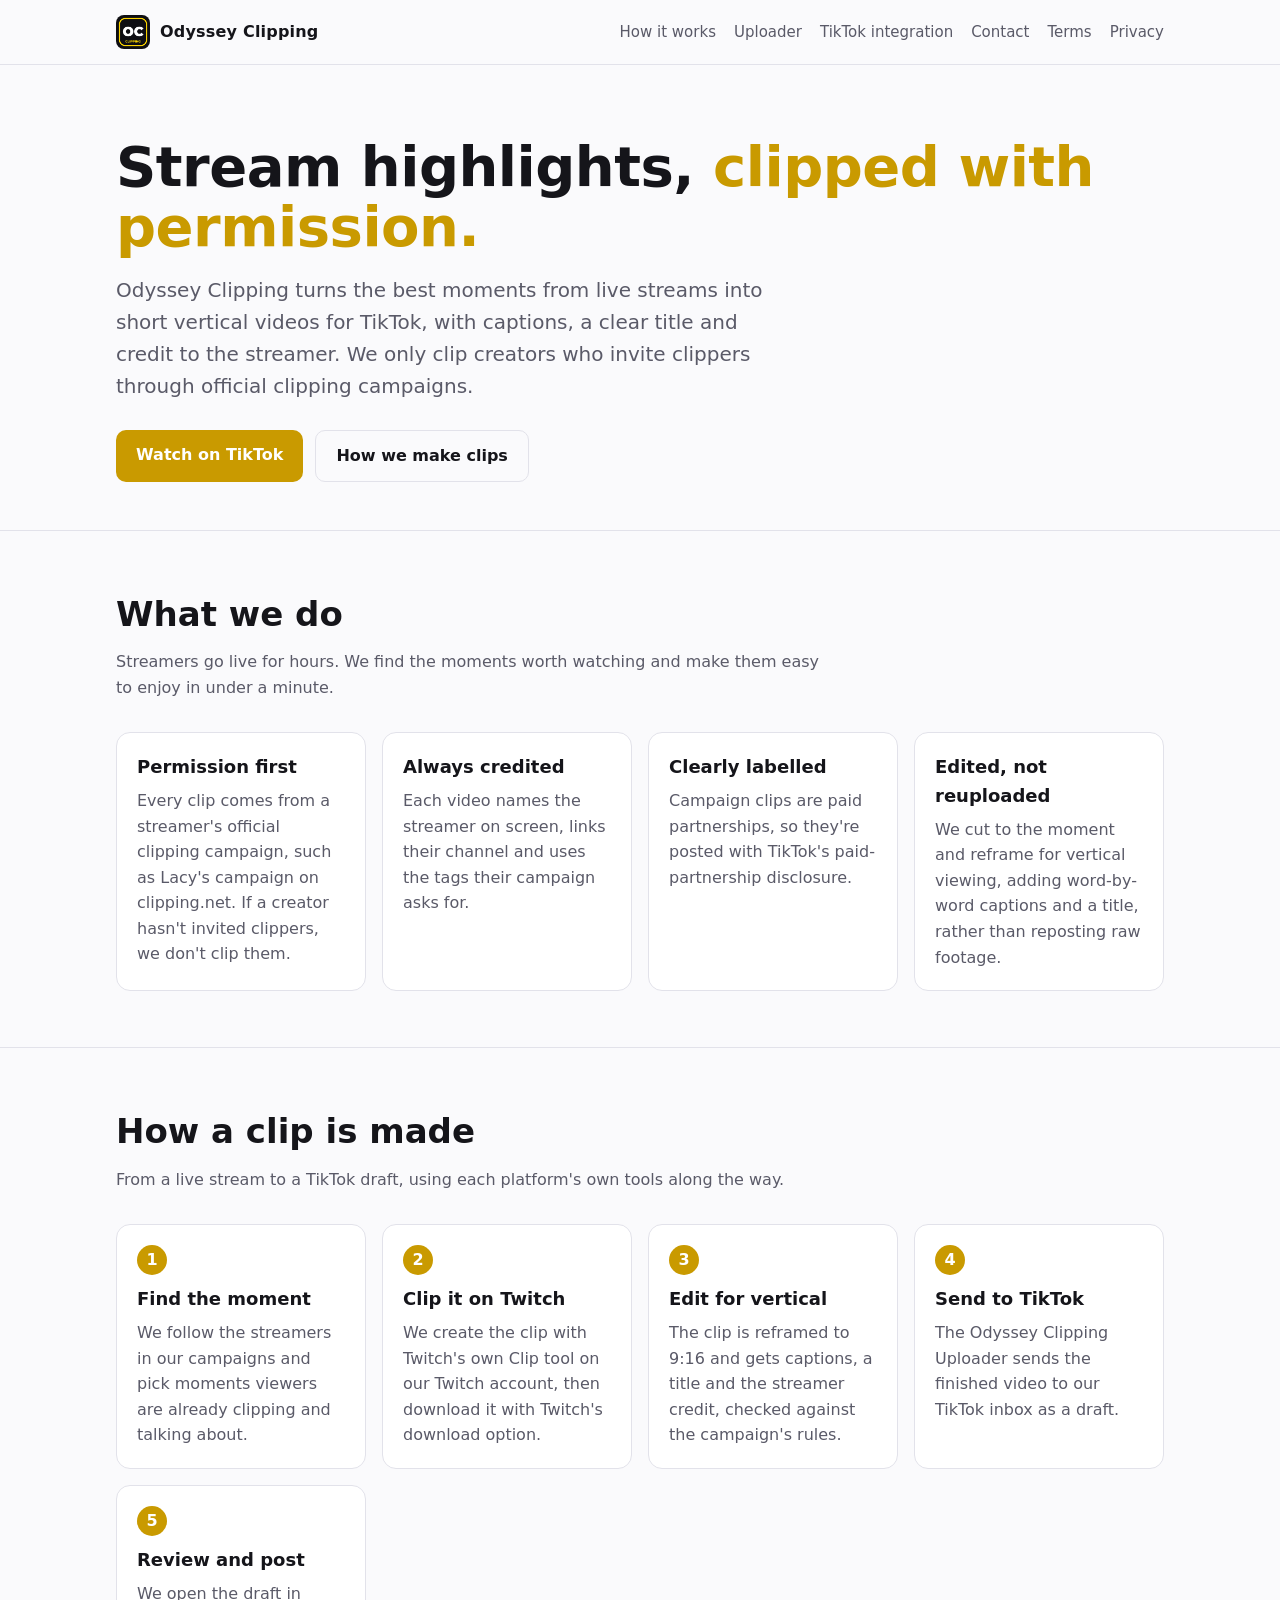
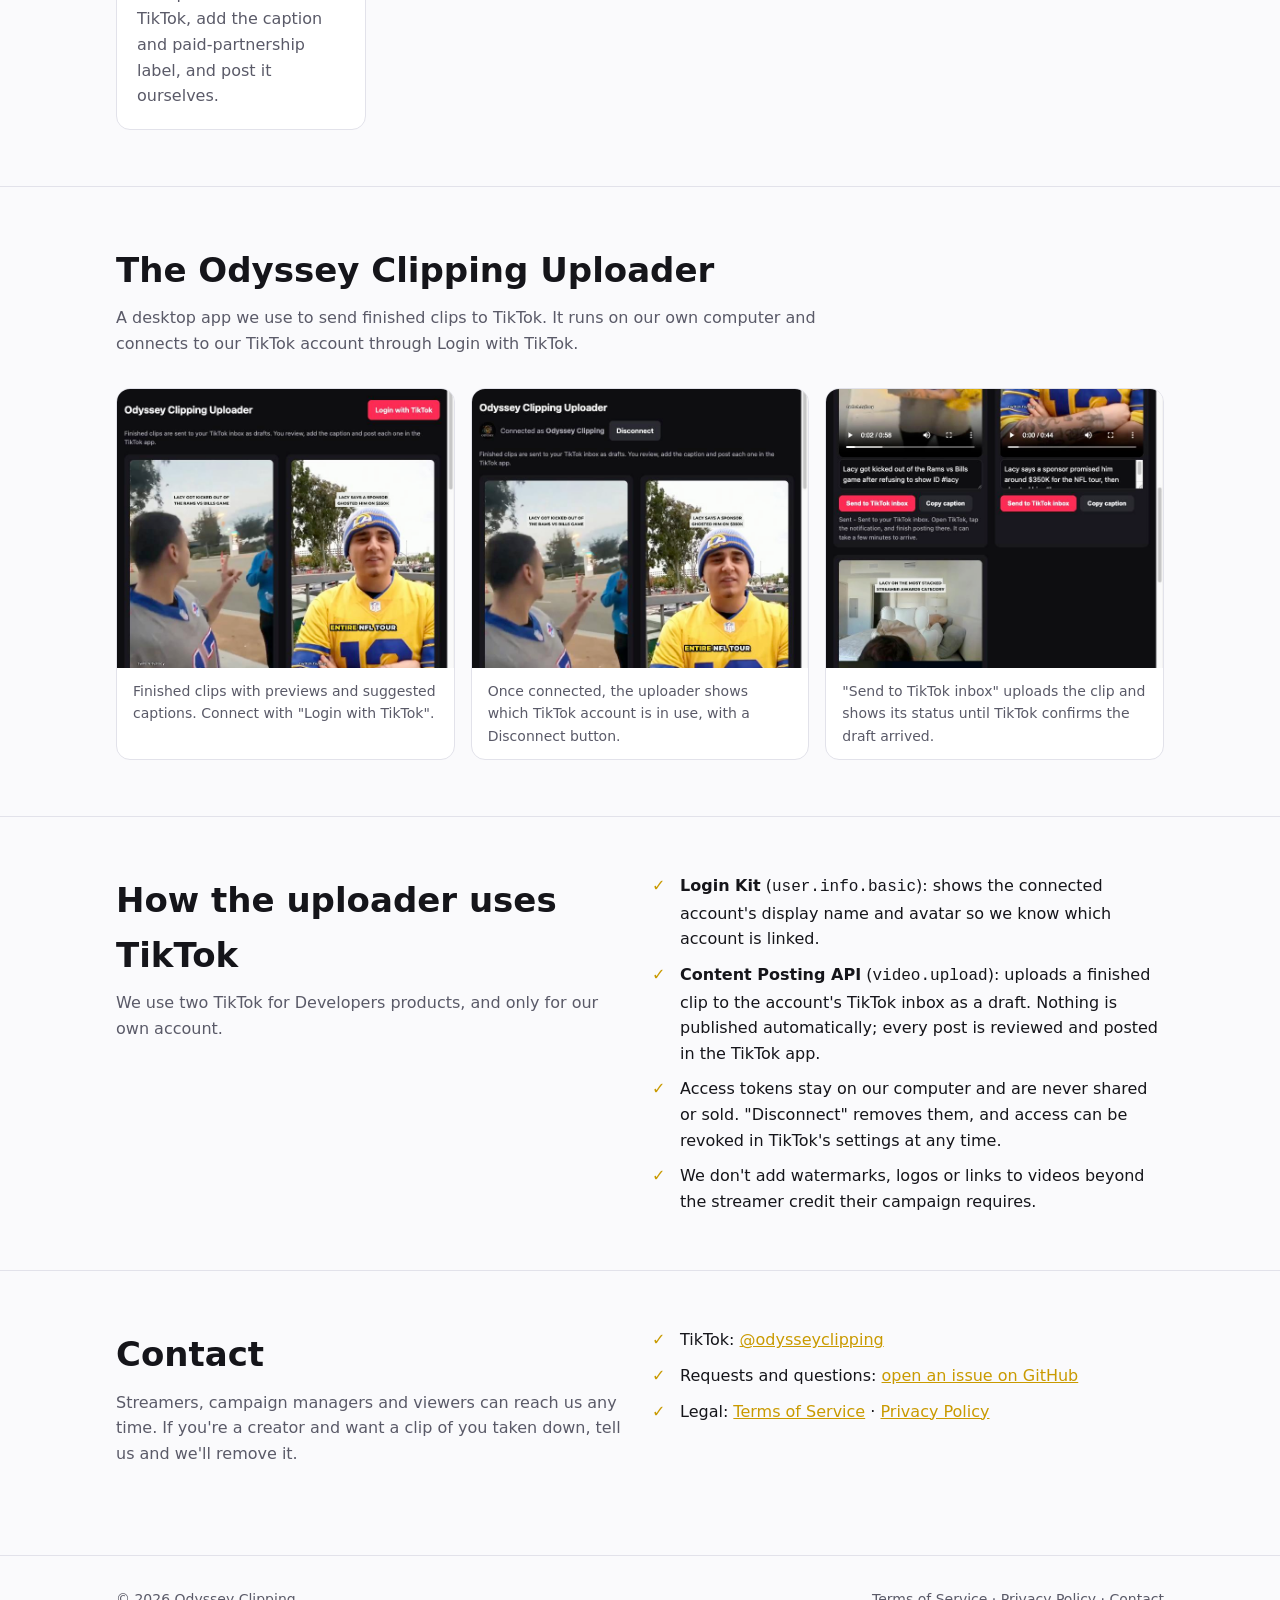
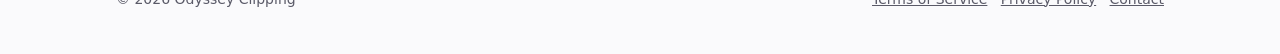
<file: index.html>
<!doctype html>
<html lang="en">
<head>
<meta charset="utf-8">
<meta name="viewport" content="width=device-width, initial-scale=1">
<title>Odyssey Clipping</title>
<meta name="description" content="Odyssey Clipping makes short vertical highlight clips of streamers who run official clipping campaigns, credited and posted with permission.">
<link rel="icon" href="assets/favicon.png">
<link rel="stylesheet" href="style.css">
</head>
<body>
<header class="site-header">
  <div class="wrap">
    <a class="brand" href="index.html"><img src="assets/icon-256.png" alt="">Odyssey Clipping</a>
    <nav class="nav" aria-label="Main">
      <a href="#how">How it works</a>
      <a href="#uploader">Uploader</a>
      <a href="#tiktok">TikTok integration</a>
      <a href="#contact">Contact</a>
      <a href="terms.html">Terms</a>
      <a href="privacy.html">Privacy</a>
    </nav>
  </div>
</header>

<main>
  <div class="wrap hero">
    <h1>Stream highlights, <span>clipped with permission.</span></h1>
    <p class="lead">Odyssey Clipping turns the best moments from live streams into short vertical videos for TikTok, with captions, a clear title and credit to the streamer. We only clip creators who invite clippers through official clipping campaigns.</p>
    <div class="btns">
      <a class="btn primary" href="https://www.tiktok.com/@odysseyclipping">Watch on TikTok</a>
      <a class="btn ghost" href="#how">How we make clips</a>
    </div>
  </div>

  <section id="about">
    <div class="wrap">
      <h2>What we do</h2>
      <p class="sub">Streamers go live for hours. We find the moments worth watching and make them easy to enjoy in under a minute.</p>
      <div class="grid">
        <div class="card"><h3>Permission first</h3><p>Every clip comes from a streamer's official clipping campaign, such as Lacy's campaign on clipping.net. If a creator hasn't invited clippers, we don't clip them.</p></div>
        <div class="card"><h3>Always credited</h3><p>Each video names the streamer on screen, links their channel and uses the tags their campaign asks for.</p></div>
        <div class="card"><h3>Clearly labelled</h3><p>Campaign clips are paid partnerships, so they're posted with TikTok's paid-partnership disclosure.</p></div>
        <div class="card"><h3>Edited, not reuploaded</h3><p>We cut to the moment and reframe for vertical viewing, adding word-by-word captions and a title, rather than reposting raw footage.</p></div>
      </div>
    </div>
  </section>

  <section id="how">
    <div class="wrap">
      <h2>How a clip is made</h2>
      <p class="sub">From a live stream to a TikTok draft, using each platform's own tools along the way.</p>
      <div class="grid">
        <div class="card"><span class="step-num">1</span><h3>Find the moment</h3><p>We follow the streamers in our campaigns and pick moments viewers are already clipping and talking about.</p></div>
        <div class="card"><span class="step-num">2</span><h3>Clip it on Twitch</h3><p>We create the clip with Twitch's own Clip tool on our Twitch account, then download it with Twitch's download option.</p></div>
        <div class="card"><span class="step-num">3</span><h3>Edit for vertical</h3><p>The clip is reframed to 9:16 and gets captions, a title and the streamer credit, checked against the campaign's rules.</p></div>
        <div class="card"><span class="step-num">4</span><h3>Send to TikTok</h3><p>The Odyssey Clipping Uploader sends the finished video to our TikTok inbox as a draft.</p></div>
        <div class="card"><span class="step-num">5</span><h3>Review and post</h3><p>We open the draft in TikTok, add the caption and paid-partnership label, and post it ourselves.</p></div>
      </div>
    </div>
  </section>

  <section id="uploader">
    <div class="wrap">
      <h2>The Odyssey Clipping Uploader</h2>
      <p class="sub">A desktop app we use to send finished clips to TikTok. It runs on our own computer and connects to our TikTok account through Login with TikTok.</p>
      <div class="shots">
        <figure class="shot"><img src="assets/uploader-home.jpg" alt="Uploader showing finished clips and a Login with TikTok button"><figcaption>Finished clips with previews and suggested captions. Connect with "Login with TikTok".</figcaption></figure>
        <figure class="shot"><img src="assets/uploader-connected.jpg" alt="Uploader showing the connected TikTok account"><figcaption>Once connected, the uploader shows which TikTok account is in use, with a Disconnect button.</figcaption></figure>
        <figure class="shot"><img src="assets/uploader-sent.jpg" alt="Uploader confirming a clip was sent to the TikTok inbox"><figcaption>"Send to TikTok inbox" uploads the clip and shows its status until TikTok confirms the draft arrived.</figcaption></figure>
      </div>
    </div>
  </section>

  <section id="tiktok">
    <div class="wrap two">
      <div>
        <h2>How the uploader uses TikTok</h2>
        <p class="sub">We use two TikTok for Developers products, and only for our own account.</p>
      </div>
      <ul class="ticks">
        <li><b>Login Kit</b> (<code>user.info.basic</code>): shows the connected account's display name and avatar so we know which account is linked.</li>
        <li><b>Content Posting API</b> (<code>video.upload</code>): uploads a finished clip to the account's TikTok inbox as a draft. Nothing is published automatically; every post is reviewed and posted in the TikTok app.</li>
        <li>Access tokens stay on our computer and are never shared or sold. "Disconnect" removes them, and access can be revoked in TikTok's settings at any time.</li>
        <li>We don't add watermarks, logos or links to videos beyond the streamer credit their campaign requires.</li>
      </ul>
    </div>
  </section>

  <section id="contact">
    <div class="wrap two">
      <div>
        <h2>Contact</h2>
        <p class="sub">Streamers, campaign managers and viewers can reach us any time. If you're a creator and want a clip of you taken down, tell us and we'll remove it.</p>
      </div>
      <ul class="ticks">
        <li>TikTok: <a href="https://www.tiktok.com/@odysseyclipping">@odysseyclipping</a></li>
        <li>Requests and questions: <a href="https://github.com/JerryBillyRP/odyssey-clipping/issues">open an issue on GitHub</a></li>
        <li>Legal: <a href="terms.html">Terms of Service</a> · <a href="privacy.html">Privacy Policy</a></li>
      </ul>
    </div>
  </section>
</main>

<footer class="site-footer">
  <div class="wrap">
    <span>© 2026 Odyssey Clipping</span>
    <span><a href="terms.html">Terms of Service</a> · <a href="privacy.html">Privacy Policy</a> · <a href="#contact">Contact</a></span>
  </div>
</footer>
</body>
</html>
</file>
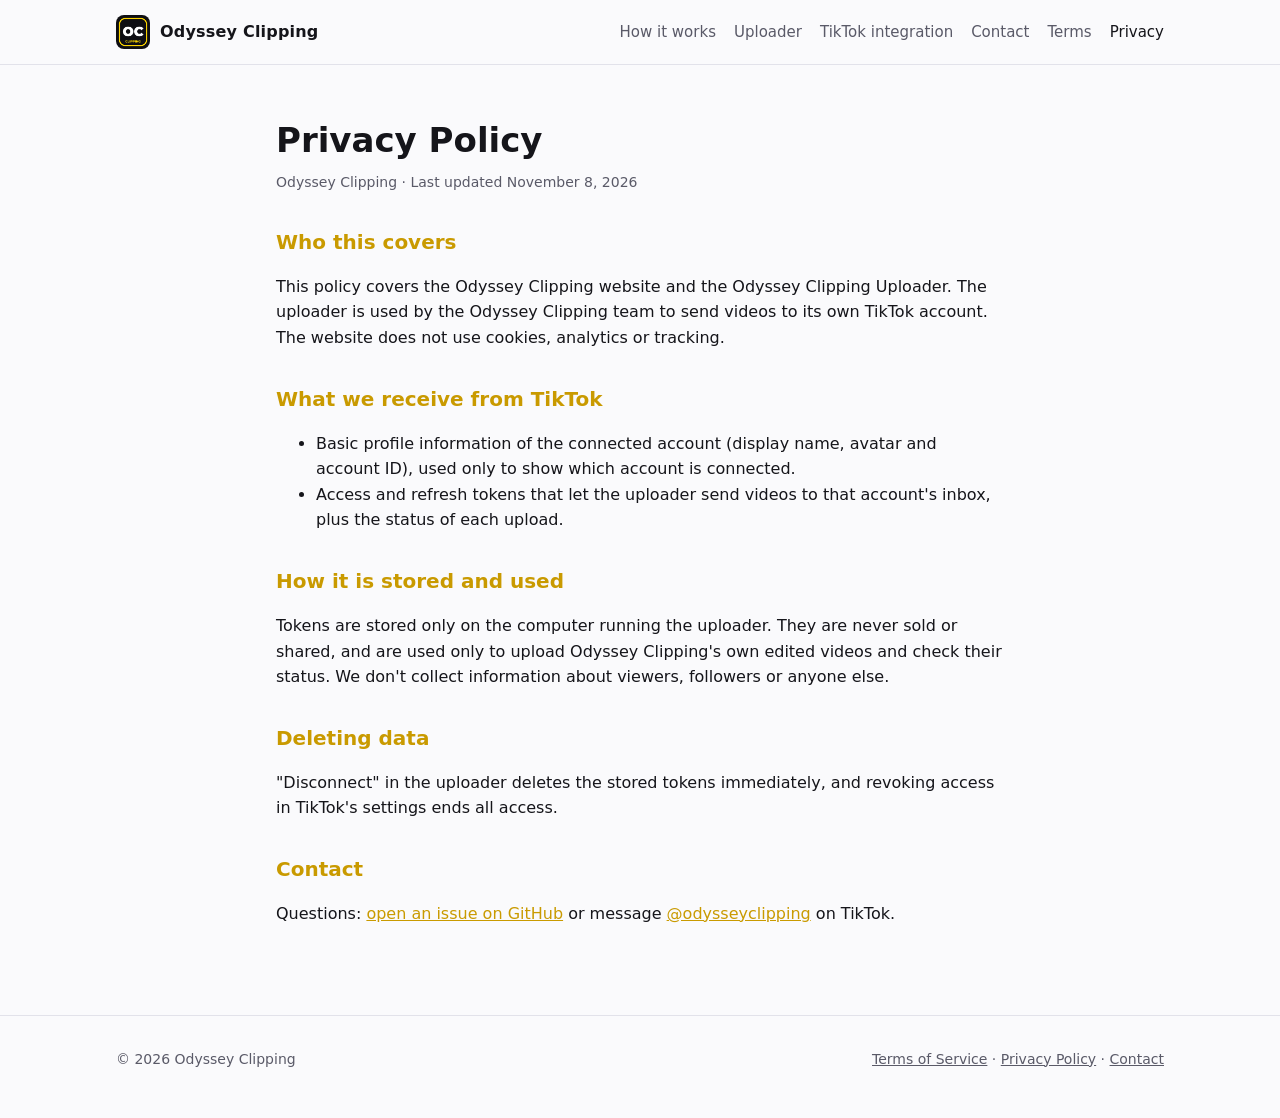
<file: privacy.html>
<!doctype html>
<html lang="en">
<head>
<meta charset="utf-8">
<meta name="viewport" content="width=device-width, initial-scale=1">
<title>Privacy Policy · Odyssey Clipping</title>
<link rel="icon" href="assets/favicon.png">
<link rel="stylesheet" href="style.css">
</head>
<body>
<header class="site-header">
  <div class="wrap">
    <a class="brand" href="index.html"><img src="assets/icon-256.png" alt="">Odyssey Clipping</a>
    <nav class="nav" aria-label="Main">
      <a href="index.html#how">How it works</a>
      <a href="index.html#uploader">Uploader</a>
      <a href="index.html#tiktok">TikTok integration</a>
      <a href="index.html#contact">Contact</a>
      <a href="terms.html">Terms</a>
      <a href="privacy.html" aria-current="page">Privacy</a>
    </nav>
  </div>
</header>
<main class="doc">
<h1>Privacy Policy</h1>
<p class="meta">Odyssey Clipping · Last updated November 8, 2026</p>

<h2>Who this covers</h2>
<p>This policy covers the Odyssey Clipping website and the Odyssey Clipping Uploader. The uploader is used by the Odyssey Clipping team to send videos to its own TikTok account. The website does not use cookies, analytics or tracking.</p>

<h2>What we receive from TikTok</h2>
<ul>
<li>Basic profile information of the connected account (display name, avatar and account ID), used only to show which account is connected.</li>
<li>Access and refresh tokens that let the uploader send videos to that account's inbox, plus the status of each upload.</li>
</ul>

<h2>How it is stored and used</h2>
<p>Tokens are stored only on the computer running the uploader. They are never sold or shared, and are used only to upload Odyssey Clipping's own edited videos and check their status. We don't collect information about viewers, followers or anyone else.</p>

<h2>Deleting data</h2>
<p>"Disconnect" in the uploader deletes the stored tokens immediately, and revoking access in TikTok's settings ends all access.</p>

<h2>Contact</h2>
<p>Questions: <a href="https://github.com/JerryBillyRP/odyssey-clipping/issues">open an issue on GitHub</a> or message <a href="https://www.tiktok.com/@odysseyclipping">@odysseyclipping</a> on TikTok.</p>
</main>
<footer class="site-footer">
  <div class="wrap">
    <span>© 2026 Odyssey Clipping</span>
    <span><a href="terms.html">Terms of Service</a> · <a href="privacy.html">Privacy Policy</a> · <a href="index.html#contact">Contact</a></span>
  </div>
</footer>
</body>
</html>
</file>
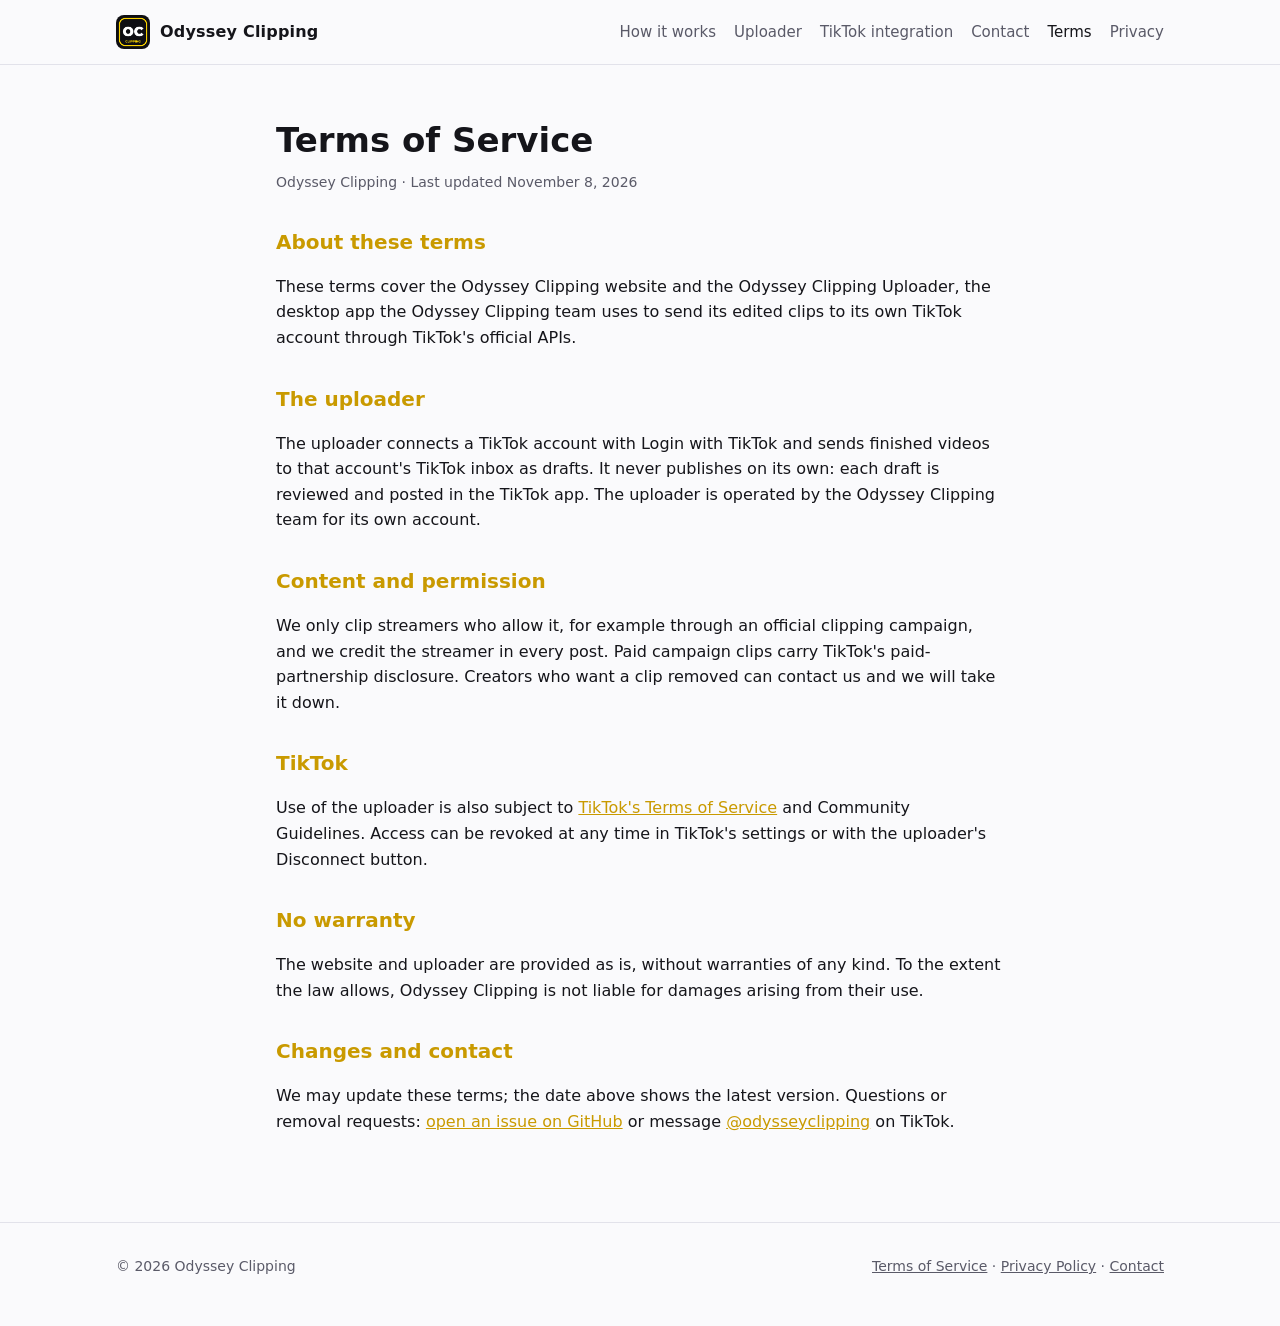
<file: terms.html>
<!doctype html>
<html lang="en">
<head>
<meta charset="utf-8">
<meta name="viewport" content="width=device-width, initial-scale=1">
<title>Terms of Service · Odyssey Clipping</title>
<link rel="icon" href="assets/favicon.png">
<link rel="stylesheet" href="style.css">
</head>
<body>
<header class="site-header">
  <div class="wrap">
    <a class="brand" href="index.html"><img src="assets/icon-256.png" alt="">Odyssey Clipping</a>
    <nav class="nav" aria-label="Main">
      <a href="index.html#how">How it works</a>
      <a href="index.html#uploader">Uploader</a>
      <a href="index.html#tiktok">TikTok integration</a>
      <a href="index.html#contact">Contact</a>
      <a href="terms.html" aria-current="page">Terms</a>
      <a href="privacy.html">Privacy</a>
    </nav>
  </div>
</header>
<main class="doc">
<h1>Terms of Service</h1>
<p class="meta">Odyssey Clipping · Last updated November 8, 2026</p>

<h2>About these terms</h2>
<p>These terms cover the Odyssey Clipping website and the Odyssey Clipping Uploader, the desktop app the Odyssey Clipping team uses to send its edited clips to its own TikTok account through TikTok's official APIs.</p>

<h2>The uploader</h2>
<p>The uploader connects a TikTok account with Login with TikTok and sends finished videos to that account's TikTok inbox as drafts. It never publishes on its own: each draft is reviewed and posted in the TikTok app. The uploader is operated by the Odyssey Clipping team for its own account.</p>

<h2>Content and permission</h2>
<p>We only clip streamers who allow it, for example through an official clipping campaign, and we credit the streamer in every post. Paid campaign clips carry TikTok's paid-partnership disclosure. Creators who want a clip removed can contact us and we will take it down.</p>

<h2>TikTok</h2>
<p>Use of the uploader is also subject to <a href="https://www.tiktok.com/legal/terms-of-service">TikTok's Terms of Service</a> and Community Guidelines. Access can be revoked at any time in TikTok's settings or with the uploader's Disconnect button.</p>

<h2>No warranty</h2>
<p>The website and uploader are provided as is, without warranties of any kind. To the extent the law allows, Odyssey Clipping is not liable for damages arising from their use.</p>

<h2>Changes and contact</h2>
<p>We may update these terms; the date above shows the latest version. Questions or removal requests: <a href="https://github.com/JerryBillyRP/odyssey-clipping/issues">open an issue on GitHub</a> or message <a href="https://www.tiktok.com/@odysseyclipping">@odysseyclipping</a> on TikTok.</p>
</main>
<footer class="site-footer">
  <div class="wrap">
    <span>© 2026 Odyssey Clipping</span>
    <span><a href="terms.html">Terms of Service</a> · <a href="privacy.html">Privacy Policy</a> · <a href="index.html#contact">Contact</a></span>
  </div>
</footer>
</body>
</html>
</file>
<file: style.css>
:root {
  --bg: #0e0e12; --surface: #17171e; --surface-2: #1f1f28; --border: #2a2a35;
  --fg: #f2f2f5; --muted: #a9a9b6; --accent: #ffd600; --accent-ink: #15151a; --pink: #fe2c55;
}
@media (prefers-color-scheme: light) {
  :root { --bg: #fafafc; --surface: #ffffff; --surface-2: #f1f1f6; --border: #e2e2ea;
          --fg: #15151a; --muted: #5a5a68; --accent: #c99a00; --accent-ink: #ffffff; }
}
* { box-sizing: border-box; }
html { scroll-behavior: smooth; }
body { margin: 0; background: var(--bg); color: var(--fg); font: 16px/1.6 -apple-system, BlinkMacSystemFont, "Segoe UI", system-ui, sans-serif; }
a { color: var(--accent); }
img { max-width: 100%; display: block; }
.wrap { max-width: 1080px; margin: 0 auto; padding: 0 16px; }

/* header */
.site-header { position: sticky; top: 0; z-index: 10; background: color-mix(in srgb, var(--bg) 88%, transparent);
  backdrop-filter: blur(10px); border-bottom: 1px solid var(--border); }
.site-header .wrap { display: flex; align-items: center; justify-content: space-between; gap: 16px; min-height: 64px; flex-wrap: wrap; }
.brand { display: flex; align-items: center; gap: 10px; color: var(--fg); text-decoration: none; font-weight: 800; letter-spacing: .2px; }
.brand img { width: 34px; height: 34px; border-radius: 8px; }
.nav { display: flex; gap: 18px; flex-wrap: wrap; }
.nav a { color: var(--muted); text-decoration: none; font-size: 15px; }
.nav a:hover, .nav a[aria-current="page"] { color: var(--fg); }

/* hero */
.hero { padding-top: 72px; padding-bottom: 48px; }
.hero h1 { font-size: clamp(32px, 6vw, 56px); line-height: 1.08; margin: 0 0 16px; letter-spacing: -.5px; }
.hero h1 span { color: var(--accent); }
.hero p.lead { font-size: clamp(17px, 2.2vw, 20px); color: var(--muted); max-width: 680px; margin: 0 0 28px; }
.btns { display: flex; gap: 12px; flex-wrap: wrap; }
.btn { display: inline-block; padding: 12px 20px; border-radius: 10px; font-weight: 700; text-decoration: none; }
.btn.primary { background: var(--accent); color: var(--accent-ink); }
.btn.ghost { border: 1px solid var(--border); color: var(--fg); }

/* sections */
section { padding: 56px 0; border-top: 1px solid var(--border); scroll-margin-top: 72px; }
section h2 { font-size: clamp(24px, 3.5vw, 34px); margin: 0 0 8px; }
section .sub { color: var(--muted); margin: 0 0 32px; max-width: 720px; }
.grid { display: grid; gap: 16px; grid-template-columns: repeat(auto-fit, minmax(240px, 1fr)); }
.card { background: var(--surface); border: 1px solid var(--border); border-radius: 14px; padding: 20px; }
.card h3 { margin: 0 0 6px; font-size: 18px; }
.card p { margin: 0; color: var(--muted); }
.step-num { display: inline-flex; width: 30px; height: 30px; border-radius: 50%; align-items: center; justify-content: center;
  background: var(--accent); color: var(--accent-ink); font-weight: 800; margin-bottom: 10px; }
.shots { display: grid; gap: 16px; grid-template-columns: repeat(auto-fit, minmax(260px, 1fr)); }
.shot { margin: 0; background: var(--surface); border: 1px solid var(--border); border-radius: 14px; overflow: hidden; }
.shot img { width: 100%; aspect-ratio: 732 / 606; object-fit: cover; object-position: top; }
.shot figcaption { padding: 12px 16px; color: var(--muted); font-size: 14px; }
ul.ticks { list-style: none; padding: 0; margin: 0; display: grid; gap: 10px; }
ul.ticks li { padding-left: 28px; position: relative; }
ul.ticks li::before { content: "✓"; position: absolute; left: 0; color: var(--accent); font-weight: 800; }
.two { display: grid; gap: 24px; grid-template-columns: repeat(auto-fit, minmax(300px, 1fr)); align-items: start; }

/* legal pages */
.doc { max-width: 760px; padding: 48px 16px 72px; margin: 0 auto; }
.doc h1 { font-size: 34px; margin: 0 0 4px; }
.doc h2 { font-size: 20px; margin: 32px 0 6px; color: var(--accent); }
.meta { color: var(--muted); font-size: 14px; margin: 0 0 24px; }

/* footer */
.site-footer { border-top: 1px solid var(--border); padding: 32px 0 48px; color: var(--muted); font-size: 14px; }
.site-footer .wrap { display: flex; justify-content: space-between; gap: 16px; flex-wrap: wrap; }
.site-footer a { color: var(--muted); }
</file>
